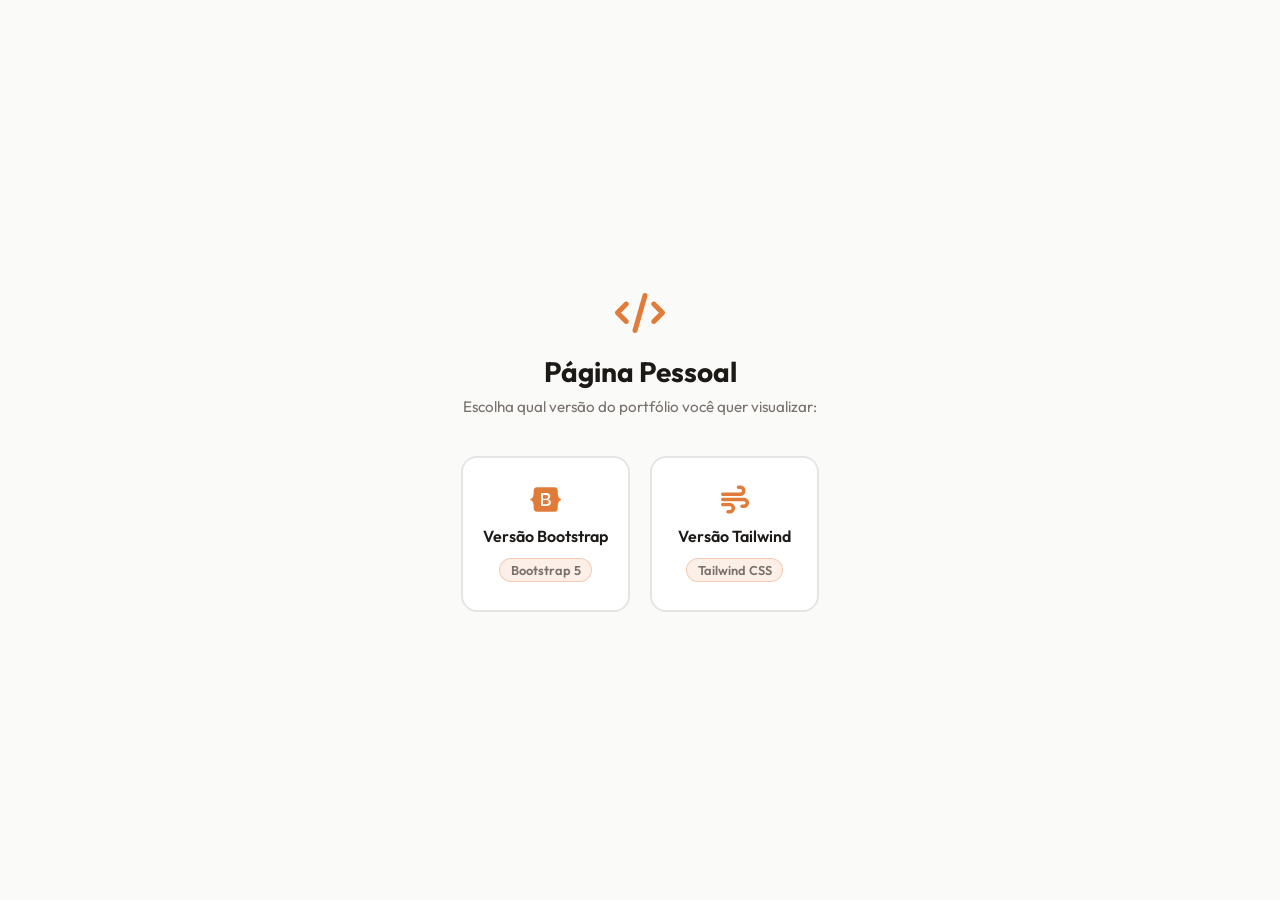
<file: index.html>
<!DOCTYPE html>
<html lang="pt-BR">
<head>
  <meta charset="UTF-8">
  <meta name="viewport" content="width=device-width, initial-scale=1.0">
  <title>Página Pessoal — Escolha a versão</title>
  <link rel="preconnect" href="https://fonts.googleapis.com">
  <link href="https://fonts.googleapis.com/css2?family=Outfit:wght@400;500;600;700&display=swap" rel="stylesheet">
  <link rel="stylesheet" href="https://cdnjs.cloudflare.com/ajax/libs/font-awesome/6.5.0/css/all.min.css">
  <style>
    *, *::before, *::after { box-sizing: border-box; margin: 0; padding: 0; }
    body {
      font-family: 'Outfit', sans-serif;
      min-height: 100vh;
      display: flex;
      align-items: center;
      justify-content: center;
      background: #fafaf9;
      color: #1c1917;
    }
    .container {
      text-align: center;
      padding: 2rem;
      max-width: 600px;
    }
    .icon { font-size: 2.5rem; color: #e07b39; margin-bottom: 1rem; }
    h1 { font-size: 1.75rem; font-weight: 700; margin-bottom: 0.5rem; }
    p  { font-size: 0.95rem; color: #78716c; margin-bottom: 2.5rem; }
    .cards {
      display: grid;
      grid-template-columns: 1fr 1fr;
      gap: 1.25rem;
    }
    @media (max-width: 480px) { .cards { grid-template-columns: 1fr; } }
    .card {
      display: flex;
      flex-direction: column;
      align-items: center;
      gap: 0.75rem;
      padding: 1.75rem 1.25rem;
      border: 2px solid #e7e5e4;
      border-radius: 1rem;
      text-decoration: none;
      color: inherit;
      transition: border-color 0.2s, transform 0.15s, box-shadow 0.2s;
      background: #fff;
    }
    .card:hover {
      border-color: #e07b39;
      transform: translateY(-3px);
      box-shadow: 0 8px 24px rgba(224,123,57,0.15);
    }
    .card i { font-size: 1.75rem; color: #e07b39; }
    .card strong { font-size: 1rem; font-weight: 600; }
    .card span { font-size: 0.8rem; color: #78716c; }
    .badge {
      display: inline-block;
      padding: 0.2rem 0.65rem;
      border-radius: 9999px;
      font-size: 0.72rem;
      font-weight: 600;
      background: rgba(224,123,57,0.12);
      color: #c4612a;
      border: 1px solid rgba(224,123,57,0.3);
    }
  </style>
</head>
<body>
  <div class="container">
    <div class="icon"><i class="fa-solid fa-code"></i></div>
    <h1>Página Pessoal</h1>
    <p>Escolha qual versão do portfólio você quer visualizar:</p>
    <div class="cards">
      <a href="bootstrap/" class="card">
        <i class="fa-brands fa-bootstrap"></i>
        <strong>Versão Bootstrap</strong>
        <span class="badge">Bootstrap 5</span>
      </a>
      <a href="tailwind/" class="card">
        <i class="fa-solid fa-wind"></i>
        <strong>Versão Tailwind</strong>
        <span class="badge">Tailwind CSS</span>
      </a>
    </div>
  </div>
</body>
</html>
</file>
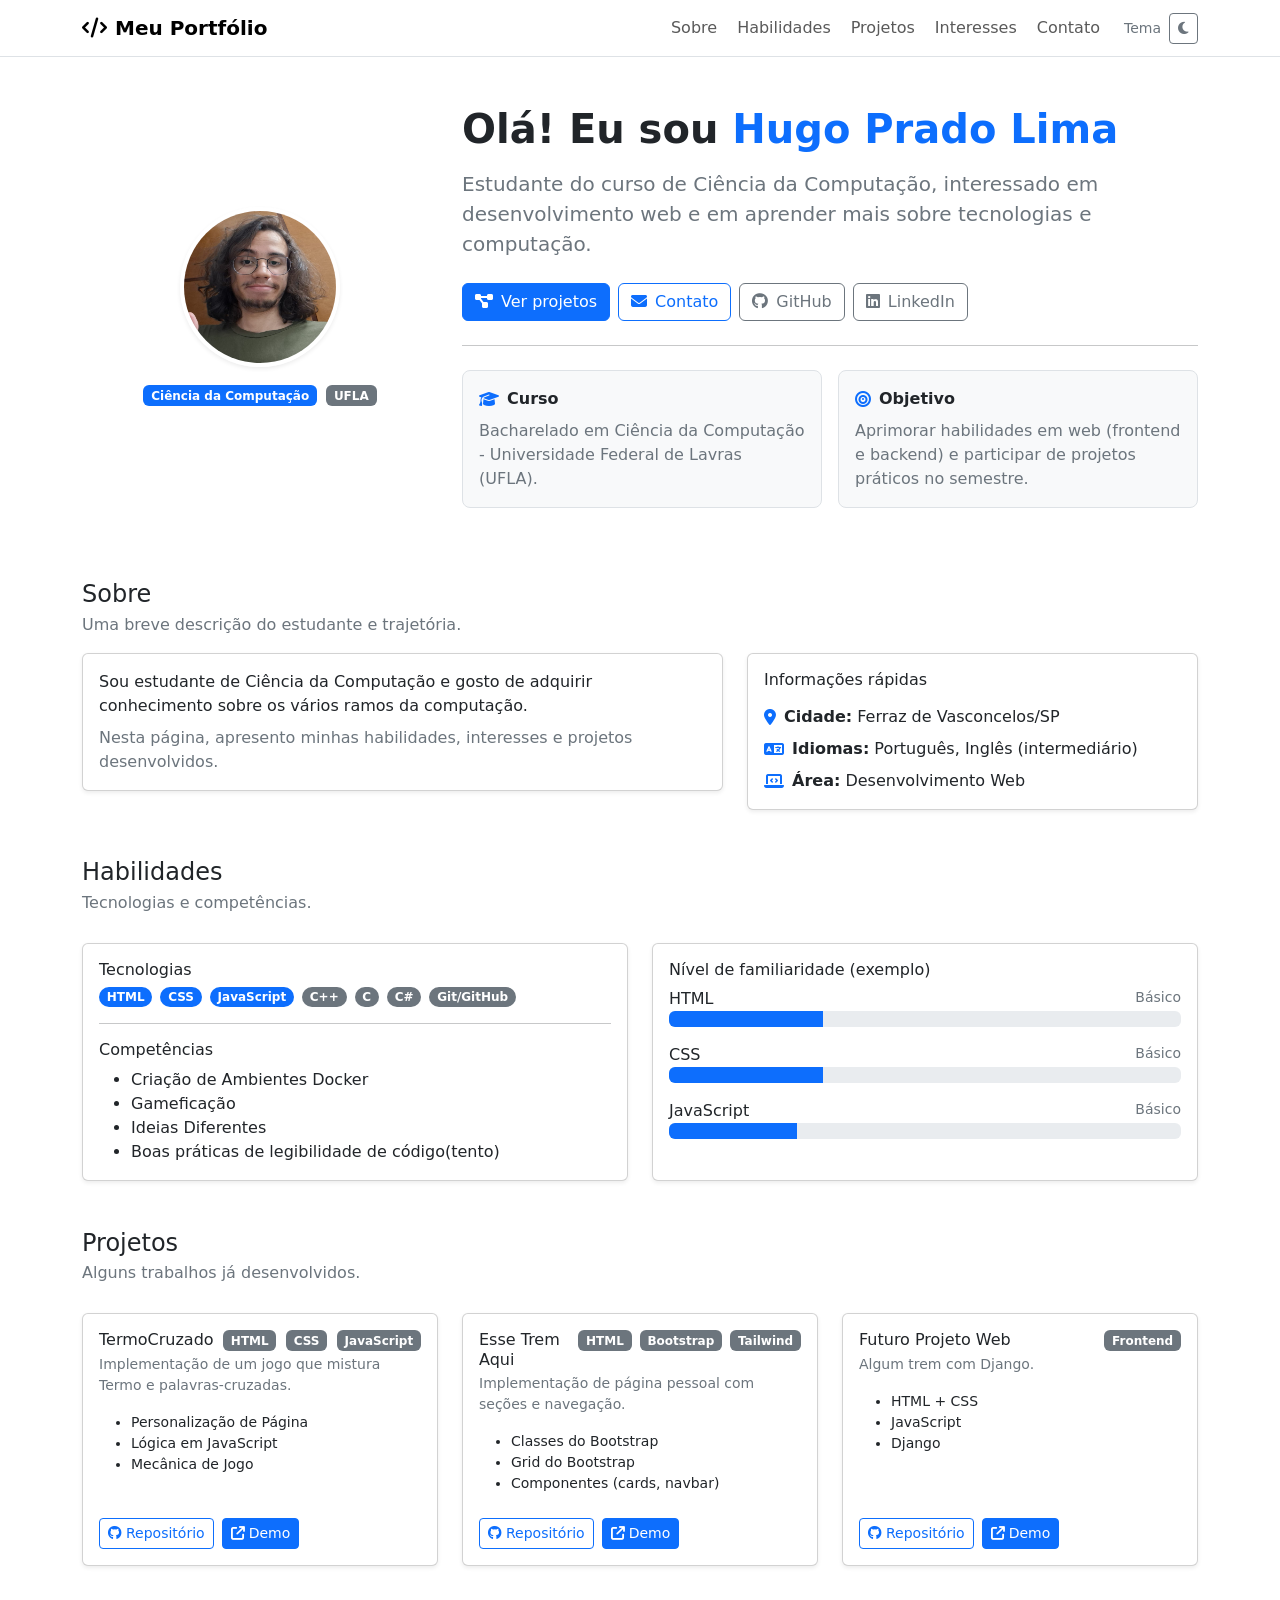
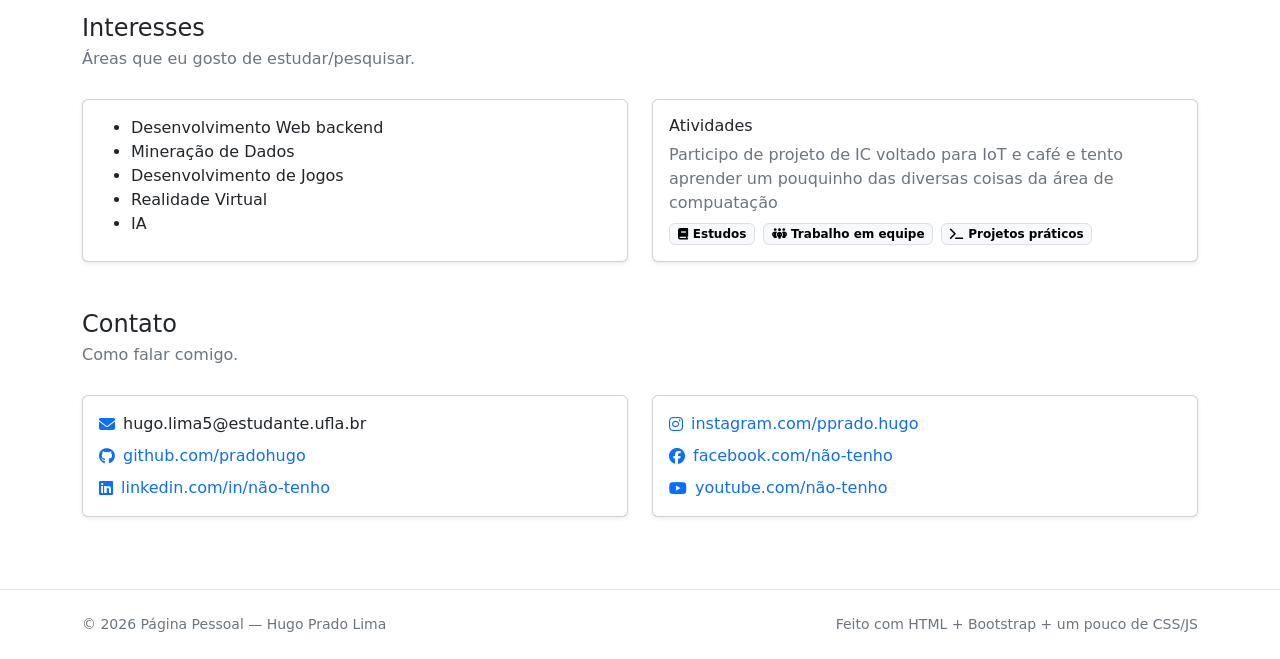
<file: bootstrap/index.html>
<!DOCTYPE html>
<html lang="pt-BR" data-bs-theme="light">
    <head>
        <meta charset="utf-8">
        <meta name="viewport" content="width=device-width, initial-scale=1.0">
        <title>Página Pessoal</title>

        <!-- Bootstrap 5 (CSS) -->
        <link href="https://cdn.jsdelivr.net/npm/bootstrap@5.3.3/dist/css/bootstrap.min.css" rel="stylesheet">

        <!-- Font Awesome (ícones) -->
        <link rel="stylesheet" href="https://cdnjs.cloudflare.com/ajax/libs/font-awesome/6.5.0/css/all.min.css">

        <!-- CSS do projeto (externo) -->
        <link rel="stylesheet" href="assets/css/styles.css">
    </head>
    <body class="bg-body">

      <!-- Navbar -->
<nav class="navbar navbar-expand-lg border-bottom bg-body sticky-top">
    <div class="container">
        <a class="navbar-brand fw-semibold" href="#top">
            <i class="fa-solid fa-code me-2"></i>Meu Portfólio
        </a>
        <button class="navbar-toggler" type="button" data-bs-toggle="collapse" data-bs-target="#navContent">
            <span class="navbar-toggler-icon"></span>
        </button>
        <div class="collapse navbar-collapse" id="navContent">
            <ul class="navbar-nav ms-auto gap-lg-1">
                <li class="nav-item"><a class="nav-link" href="#sobre">Sobre</a></li>
                <li class="nav-item"><a class="nav-link" href="#habilidades">Habilidades</a></li>
                <li class="nav-item"><a class="nav-link" href="#projetos">Projetos</a></li>
                <li class="nav-item"><a class="nav-link" href="#interesses">Interesses</a></li>
                <li class="nav-item"><a class="nav-link" href="#contato">Contato</a></li>
            </ul>
            <div class="ms-lg-3 d-flex align-items-center gap-2 py-2 py-lg-0">
                <span class="small text-secondary d-none d-lg-inline">Tema</span>
                <button id="themeToggle" class="btn btn-outline-secondary btn-sm" type="button">
                    <i class="fa-solid fa-moon"></i>
                </button>
            </div>
        </div>
    </div>
</nav>

<!-- Header / Informações Básicas -->
<header id="top" class="py-5">
    <div class="container">
        <div class="row align-items-center g-4">
            <div class="col-12 col-lg-4 text-center">
                <img class="profile-img shadow-sm" src="assets/img/foto.jpeg" alt="Foto de perfil">
                <div class="mt-3">
                    <span class="badge text-bg-primary me-1">Ciência da Computação</span>
                    <span class="badge text-bg-secondary">UFLA</span>
                </div>
            </div>
            <div class="col-12 col-lg-8">
                <h1 class="display-6 fw-semibold mb-3">
                    Olá! Eu sou <span class="text-primary">Hugo Prado Lima</span>
                </h1>
                <p class="lead text-secondary mb-4">
                    Estudante do curso de Ciência da Computação, interessado em desenvolvimento web e em aprender mais sobre tecnologias e computação.
                </p>
                <div class="d-flex flex-wrap gap-2">
                    <a class="btn btn-primary" href="#projetos">
                        <i class="fa-solid fa-diagram-project me-2"></i>Ver projetos
                    </a>
                    <a class="btn btn-outline-primary" href="#contato">
                        <i class="fa-solid fa-envelope me-2"></i>Contato
                    </a>
                    <a class="btn btn-outline-secondary" href="https://github.com/pradohugo" target="_blank">
                        <i class="fa-brands fa-github me-2"></i>GitHub
                    </a>
                    <a class="btn btn-outline-secondary" href="https://www.linkedin.com/" target="_blank">
                        <i class="fa-brands fa-linkedin me-2"></i>LinkedIn
                    </a>
                </div>
                <hr class="my-4">
                <div class="row g-3">
                    <div class="col-12 col-md-6">
                        <div class="p-3 rounded-3 border bg-body-tertiary">
                            <div class="d-flex align-items-center gap-2 mb-2">
                                <i class="fa-solid fa-graduation-cap text-primary"></i>
                                <strong>Curso</strong>
                            </div>
                            <p class="mb-0 text-secondary">
                                Bacharelado em Ciência da Computação - Universidade Federal de Lavras (UFLA).
                            </p>
                        </div>
                    </div>
                    <div class="col-12 col-md-6">
                        <div class="p-3 rounded-3 border bg-body-tertiary">
                            <div class="d-flex align-items-center gap-2 mb-2">
                                <i class="fa-solid fa-bullseye text-primary"></i>
                                <strong>Objetivo</strong>
                            </div>
                            <p class="mb-0 text-secondary">
                                Aprimorar habilidades em web (frontend e backend) e participar de projetos práticos no semestre.
                            </p>
                        </div>
                    </div>
                </div>
            </div>
        </div>
    </div>
</header>

<main class="pb-5">
    <!-- Sobre -->
    <section id="sobre" class="py-4">
        <div class="container">
            <div class="mb-3">
                <h2 class="h4 mb-1">Sobre</h2>
                <p class="text-secondary mb-0">Uma breve descrição do estudante e trajetória.</p>
            </div>
            <div class="row g-4">
                <div class="col-12 col-lg-7">
                    <div class="card shadow-sm">
                        <div class="card-body">
                            <p class="mb-2">
                                 Sou estudante de Ciência da Computação e gosto de adquirir conhecimento sobre os vários ramos da computação.
                            </p>
                            <p class="mb-0 text-secondary">
                                Nesta página, apresento minhas habilidades, interesses e projetos desenvolvidos.
                            </p>
                        </div>
                    </div>
                </div>
                <div class="col-12 col-lg-5">
                    <div class="card shadow-sm">
                        <div class="card-body">
                            <h3 class="h6 mb-3">Informações rápidas</h3>
                            <ul class="list-unstyled mb-0">
                                <li class="d-flex gap-2 mb-2">
                                    <i class="fa-solid fa-location-dot text-primary mt-1"></i>
                                    <div><strong>Cidade:</strong> Ferraz de Vasconcelos/SP</div>
                                </li>
                                <li class="d-flex gap-2 align-items-start mb-2">
                                    <i class="fa-solid fa-language mt-1 text-primary"></i>
                                    <div><strong>Idiomas:</strong> Português, Inglês (intermediário)</div>
                                </li>
                                <li class="d-flex gap-2">
                                    <i class="fa-solid fa-laptop-code text-primary mt-1"></i>
                                    <div><strong>Área:</strong> Desenvolvimento Web</div>
                                </li>
                            </ul>
                        </div>
                    </div>
                </div>
            </div>
        </div>
    </section>
    <!-- Habilidades -->
<section id="habilidades" class="py-4">
    <div class="container">
        <div class="section-title">
            <h2 class="h4 mb-1">Habilidades</h2>
            <p class="text-secondary mb-0">Tecnologias e competências.</p>
        </div>
        <div class="row g-4 mt-1">
            <div class="col-12 col-lg-6">
                <div class="card shadow-sm h-100">
                    <div class="card-body">
                        <h3 class="h6">Tecnologias</h3>
                        <div class="d-flex flex-wrap gap-2">
                            <span class="badge rounded-pill text-bg-primary">HTML</span>
                            <span class="badge rounded-pill text-bg-primary">CSS</span>
                            <span class="badge rounded-pill text-bg-primary">JavaScript</span>
                            <span class="badge rounded-pill text-bg-secondary">C++</span>
                            <span class="badge rounded-pill text-bg-secondary">C</span>
                            <span class="badge rounded-pill text-bg-secondary">C#</span>
                            <span class="badge rounded-pill text-bg-secondary">Git/GitHub</span>
                        </div>
                        <hr>
                        <h3 class="h6">Competências</h3>
                        <ul class="mb-0">
                            <li>Criação de Ambientes Docker</li>
                            <li>Gameficação</li>
                            <li>Ideias Diferentes</li>
                            <li>Boas práticas de legibilidade de código(tento)</li>
                        </ul>
                    </div>
                </div>
            </div>
            <div class="col-12 col-lg-6">
                <div class="card shadow-sm h-100">
                    <div class="card-body">
                        <h3 class="h6">Nível de familiaridade (exemplo)</h3>
                        <div class="mb-3">
                            <div class="d-flex justify-content-between">
                                <span>HTML</span><span class="text-secondary small">Básico</span>
                            </div>
                            <div class="progress" role="progressbar" aria-label="HTML" aria-valuenow="30" aria-valuemin="0" aria-valuemax="100">
                                <div class="progress-bar" style="width: 30%"></div>
                            </div>
                        </div>
                        <div class="mb-3">
                            <div class="d-flex justify-content-between">
                                <span>CSS</span><span class="text-secondary small">Básico</span>
                            </div>
                            <div class="progress" role="progressbar" aria-label="CSS" aria-valuenow="30" aria-valuemin="0" aria-valuemax="100">
                                <div class="progress-bar" style="width: 30%"></div>
                            </div>
                        </div>
                        <div class="mb-0">
                            <div class="d-flex justify-content-between">
                                <span>JavaScript</span><span class="text-secondary small">Básico</span>
                            </div>
                            <div class="progress" role="progressbar" aria-label="JavaScript" aria-valuenow="25" aria-valuemin="0" aria-valuemax="100">
                                <div class="progress-bar" style="width: 25%"></div>
                            </div>
                        </div>
                    </div>
                </div>
            </div>
        </div>
    </div>
</section>

<!-- Projetos -->
<section id="projetos" class="py-4">
    <div class="container">
        <div class="section-title">
            <h2 class="h4 mb-1">Projetos</h2>
            <p class="text-secondary mb-0">Alguns trabalhos já desenvolvidos.</p>
        </div>
        <div class="row g-4 mt-1">
            <div class="col-12 col-md-6 col-lg-4">
                <div class="card shadow-sm h-100">
                    <div class="card-body d-flex flex-column">
                        <div class="d-flex align-items-start justify-content-between gap-2">
                            <h3 class="h6 mb-1">TermoCruzado</h3>
                            <span class="badge text-bg-secondary">HTML</span>
                            <span class="badge text-bg-secondary">CSS</span>
                            <span class="badge text-bg-secondary">JavaScript</span>
                        </div>
                        <p class="text-secondary small">
                            Implementação de um jogo que mistura Termo e palavras-cruzadas.
                        </p>
                        <ul class="small mb-4">
                            <li>Personalização de Página</li>
                            <li>Lógica em JavaScript</li>
                            <li>Mecânica de Jogo</li>
                        </ul>
                        <div class="mt-auto d-flex gap-2">
                            <a class="btn btn-sm btn-outline-primary" href="https://github.com/pradohugo/programa-o-web-game.git" target="_blank" rel="noreferrer">
                                <i class="fa-brands fa-github me-1"></i>Repositório
                            </a>
                            <a class="btn btn-sm btn-primary" href="https://pradohugo.github.io/programa-o-web-game/" target="_blank" rel="noreferrer">
                                <i class="fa-solid fa-arrow-up-right-from-square me-1"></i>Demo
                            </a>
                        </div>
                    </div>
                </div>
            </div>
            <div class="col-12 col-md-6 col-lg-4">
                <div class="card shadow-sm h-100">
                    <div class="card-body d-flex flex-column">
                        <div class="d-flex align-items-start justify-content-between gap-2">
                            <h3 class="h6 mb-1">Esse Trem Aqui</h3>
                            <span class="badge text-bg-secondary">HTML</span>
                            <span class="badge text-bg-secondary">Bootstrap</span>
                            <span class="badge text-bg-secondary">Tailwind</span>
                        </div>
                        <p class="text-secondary small">
                            Implementação de página pessoal com seções e navegação.
                        </p>
                        <ul class="small mb-4">
                            <li>Classes do Bootstrap</li>
                            <li>Grid do Bootstrap</li>
                            <li>Componentes (cards, navbar)</li>
                        </ul>
                        <div class="mt-auto d-flex gap-2">
                            <a class="btn btn-sm btn-outline-primary" href="#" target="_blank" rel="noreferrer">
                                <i class="fa-brands fa-github me-1"></i>Repositório
                            </a>
                            <a class="btn btn-sm btn-primary" href="#" target="_blank" rel="noreferrer">
                                <i class="fa-solid fa-arrow-up-right-from-square me-1"></i>Demo
                            </a>
                        </div>
                    </div>
                </div>
            </div>
            <div class="col-12 col-md-6 col-lg-4">
                <div class="card shadow-sm h-100">
                    <div class="card-body d-flex flex-column">
                        <div class="d-flex align-items-start justify-content-between gap-2">
                            <h3 class="h6 mb-1">Futuro Projeto Web</h3>
                            <span class="badge text-bg-secondary">Frontend</span>
                        </div>
                        <p class="text-secondary small">
                            Algum trem com Django.
                        </p>
                        <ul class="small mb-4">
                            <li>HTML + CSS</li>
                            <li>JavaScript</li>
                            <li>Django</li>
                        </ul>
                        <div class="mt-auto d-flex gap-2">
                            <a class="btn btn-sm btn-outline-primary" href="https://github.com/pradohugo/programa-o-web-game.git" target="_blank" rel="noreferrer">
                                <i class="fa-brands fa-github me-1"></i>Repositório
                            </a>
                            <a class="btn btn-sm btn-primary" href="#" target="_blank" rel="noreferrer">
                                <i class="fa-solid fa-arrow-up-right-from-square me-1"></i>Demo
                            </a>
                        </div>
                    </div>
                </div>
            </div>
        </div>
    </div>
</section>
<!-- Interesses -->
<section id="interesses" class="py-4">
    <div class="container">
        <div class="section-title">
            <h2 class="h4 mb-1">Interesses</h2>
            <p class="text-secondary mb-0">Áreas que eu gosto de estudar/pesquisar.</p>
        </div>
        <div class="row g-4 mt-1">
            <div class="col-12 col-lg-6">
                <div class="card shadow-sm h-100">
                    <div class="card-body">
                        <ul class="mb-0">
                        <li>Desenvolvimento Web backend</li>
                        <li>Mineração de Dados</li>
                        <li>Desenvolvimento de Jogos</li>
                        <li>Realidade Virtual</li>
                        <li>IA</li>
                        </ul>
                    </div>
                </div>
            </div>
            <div class="col-12 col-lg-6">
                <div class="card shadow-sm h-100">
                    <div class="card-body">
                        <h3 class="h6">Atividades</h3>
                        <p class="text-secondary mb-2">
                            Participo de projeto de IC voltado para IoT e café e tento aprender um pouquinho das diversas coisas da área de compuatação
                        </p>
                        <div class="d-flex flex-wrap gap-2">
                            <span class="badge text-bg-light border"><i class="fa-solid fa-book me-1"></i>Estudos</span>
                            <span class="badge text-bg-light border"><i class="fa-solid fa-people-group me-1"></i>Trabalho em equipe</span>
                            <span class="badge text-bg-light border"><i class="fa-solid fa-terminal me-1"></i>Projetos práticos</span>
                        </div>
                    </div>
                </div>
            </div>
        </div>
    </div>
</section>

<!-- Contato -->
<section id="contato" class="py-4">
    <div class="container">
        <div class="section-title">
            <h2 class="h4 mb-1">Contato</h2>
            <p class="text-secondary mb-0">Como falar comigo.</p>
        </div>
        <div class="row g-4 mt-1">
            <div class="col-12 col-lg-6">
                <div class="card shadow-sm">
                    <div class="card-body">
                        <ul class="list-unstyled mb-0">
                            <li class="d-flex gap-2 align-items-center mb-2">
                                <i class="fa-solid fa-envelope text-primary"></i>
                                <span>hugo.lima5@estudante.ufla.br</span>
                            </li>
                            <li class="d-flex gap-2 align-items-center mb-2">
                                <i class="fa-brands fa-github text-primary"></i>
                                <a class="link-underline link-underline-opacity-0" href="https://github.com/pradohugo" target="_blank" rel="noreferrer">
                                    github.com/pradohugo
                                </a>
                            </li>
                            <li class="d-flex gap-2 align-items-center">
                                <i class="fa-brands fa-linkedin text-primary"></i>
                                <a class="link-underline link-underline-opacity-0" href="https://www.linkedin.com/" target="_blank" rel="noreferrer">
                                    linkedin.com/in/não-tenho
                                </a>
                            </li>
                        </ul>
                    </div>
                </div>
            </div>
            <div class="col-12 col-lg-6">
                <div class="card shadow-sm">
                    <div class="card-body">
                        <ul class="list-unstyled mb-0">
                            <li class="d-flex gap-2 align-items-center mb-2">
                                <i class="fa-brands fa-instagram text-primary"></i>
                                <a class="link-underline link-underline-opacity-0" href="https://www.instagram.com/pprado.hugo" target="_blank" rel="noreferrer">
                                    instagram.com/pprado.hugo
                                </a>
                            </li>
                            <li class="d-flex gap-2 align-items-center mb-2">
                                <i class="fa-brands fa-facebook text-primary"></i>
                                <a class="link-underline link-underline-opacity-0" href="https://facebook.com/" target="_blank" rel="noreferrer">
                                    facebook.com/não-tenho
                                </a>
                            </li>
                            <li class="d-flex gap-2 align-items-center">
                                <i class="fa-brands fa-youtube text-primary"></i>
                                <a class="link-underline link-underline-opacity-0" href="https://www.youtube.com/" target="_blank" rel="noreferrer">
                                    youtube.com/não-tenho
                                </a>
                            </li>
                        </ul>
                    </div>
                </div>
            </div>
        </div>
    </div>
</section>
</main>
<!-- Rodapé da Página -->
<footer class="border-top py-4">
    <div class="container d-flex flex-column flex-md-row justify-content-between gap-2">
        <small class="text-secondary">© <span id="year"></span> Página Pessoal — Hugo Prado Lima</small>
        <small class="text-secondary">Feito com HTML + Bootstrap + um pouco de CSS/JS</small>
    </div>
</footer>

        <!-- Bootstrap JS (necessário para navbar colapsável) -->
        <script src="https://cdn.jsdelivr.net/npm/bootstrap@5.3.3/dist/js/bootstrap.bundle.min.js"></script>

        <!-- JS do projeto -->
        <script src="assets/js/script.js"></script>
    </body>
</html>
</file>
<file: bootstrap/assets/css/styles.css>
/* Ajusta tamanho da imagem de perfil */
.profile-img {
    width: 160px;
    height: 160px;
    border-radius: 999px;
    border: 4px solid rgba(255, 255, 255, 0.7);
}

/* Melhorar espaçamento do âncora/título (por causa da navbar fixa) */
section {
    scroll-margin-top: 90px;
}
</file>
